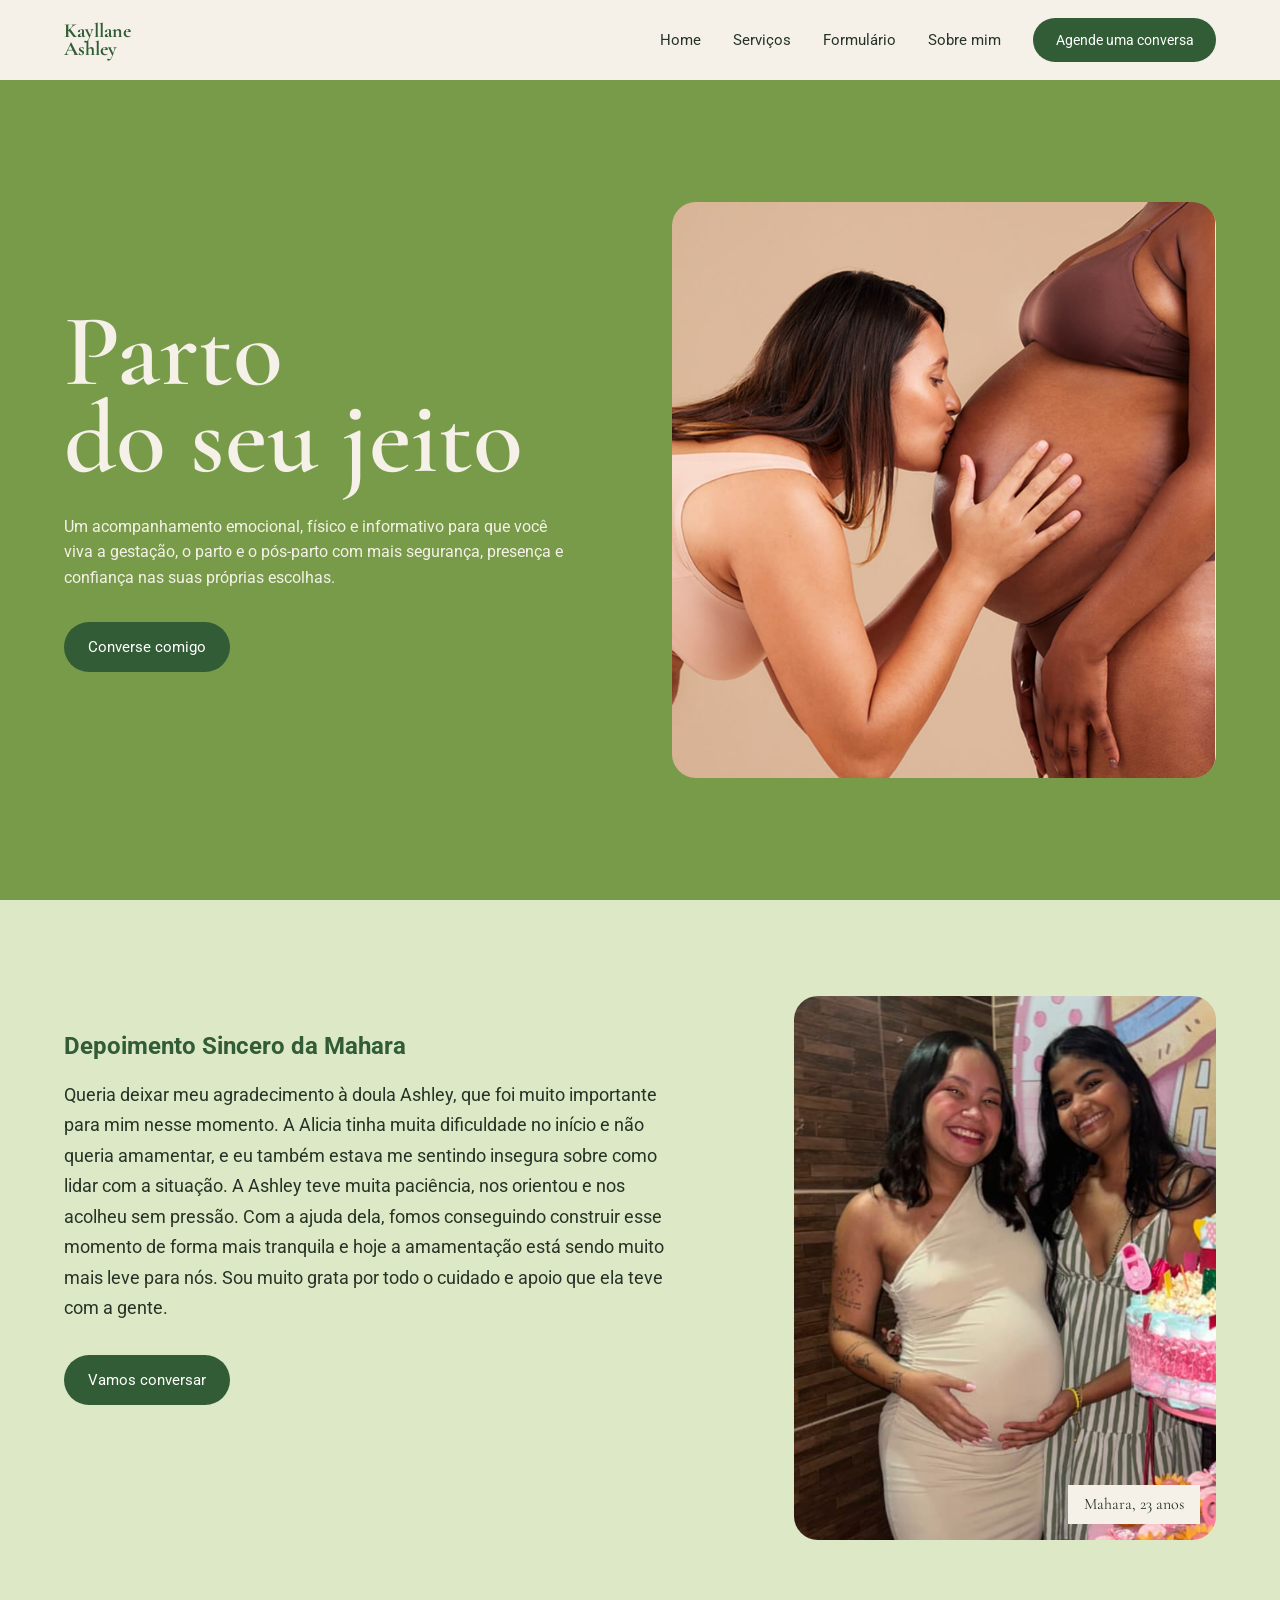
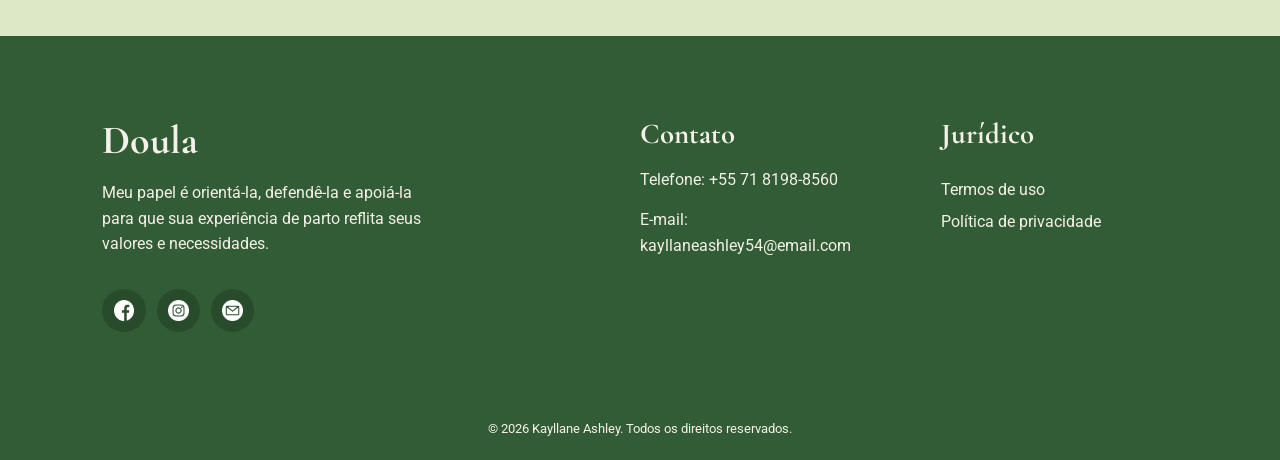
<file: index.html>
<!DOCTYPE html>
<html lang="pt-BR">

<head>
    <meta charset="UTF-8">
    <meta name="viewport" content="width=device-width, initial-scale=1.0">

    <link rel="stylesheet" href="style.css">

    <title>Kayllane Ashley | Doula</title>
</head>

<body>

    <header>
        <nav>
            <a href="index.html">
                Kayllane<br>
                Ashley
            </a>

            <a href="#inicio">Home</a>
            <a href="#servicos">Serviços</a>
            <a href="formulario.html">Formulário</a>
            <a href="sobremim.html">Sobre mim</a>

            <a class="botao botao-header" href="https://wa.me/557181988560?text=Ol%C3%A1%2C%20gostaria%20de%20marcar%20uma%20conversa%20com%20voc%C3%AA" target="_blank" rel="noopener noreferrer">
                Agende uma conversa
            </a>
        </nav>
    </header>

    <main>

        <section class="inicio" id="inicio">
            <div class="inicio-conteudo">
                <h1>
                    Parto<br> do seu jeito
                </h1>

                <p>
                    Um acompanhamento emocional, físico e informativo para que você viva a gestação, o parto e o pós-parto com mais segurança, presença e confiança nas suas próprias escolhas.
                </p>

                <a class="botao botao-cta" href="https://wa.me/557181988560?text=Ol%C3%A1%2C%20gostaria%20de%20marcar%20uma%20conversa%20com%20voc%C3%AA" target="_blank" rel="noopener noreferrer">
                    Converse comigo
                </a>
            </div>

            <div class="imagem-inicio">
                <img src="assets/Inicio img.jpg" alt="Doula acolhendo uma gestante">
            </div>
        </section>

        <section class="experiencia" id="sobre">
            <div class="experiencia-conteudo">

                <div class="experiencia-texto">
                    <H1>
                        Depoimento Sincero da Mahara
                    </H1>
                    <h2>
                        Queria deixar meu agradecimento à doula Ashley, que foi muito importante para mim nesse momento. A Alicia tinha muita dificuldade no início e não queria amamentar, e eu também estava me sentindo insegura sobre como lidar com a situação. A Ashley teve
                        muita paciência, nos orientou e nos acolheu sem pressão. Com a ajuda dela, fomos conseguindo construir esse momento de forma mais tranquila e hoje a amamentação está sendo muito mais leve para nós. Sou muito grata por todo o cuidado
                        e apoio que ela teve com a gente.
                    </h2>

                    <a class="botao botao-cta" href="https://wa.me/557181988560?text=Ol%C3%A1%2C%20gostaria%20de%20marcar%20uma%20conversa%20com%20voc%C3%AA" target="_blank" rel="noopener noreferrer">
                        Vamos conversar
                    </a>
                </div>

                <div class="experiencia-visual">
                    <figure class="experiencia-imagem">
                        <img src="assets/mahara e ash.webp" alt="Gestante acompanhada por uma doula">

                        <figcaption>Mahara, 23 anos</figcaption>
                    </figure>


                </div>

            </div>
        </section>

    </main>

    <footer class="rodape">
        <div class="rodape-conteudo">

            <section class="rodape-apresentacao" aria-labelledby="titulo-rodape">
                <h2 id="titulo-rodape">Doula</h2>

                <p>
                    Meu papel é orientá-la, defendê-la e apoiá-la para que sua experiência de parto reflita seus valores e necessidades.
                </p>

                <nav class="redes-sociais" aria-label="Redes sociais">
                    <a href="#" aria-label="Facebook">
                        <img src="assets/facebook.png" alt="">
                    </a>

                    <a href="#" aria-label="Instagram">
                        <img src="assets/instagram.png" alt="">
                    </a>

                    <a href="mailto:kayllaneashley54@email.com" aria-label="Enviar e-mail">
                        <img src="assets/o-email.png" alt="">
                    </a>
                </nav>
            </section>

            <section class="rodape-contato" aria-labelledby="titulo-contato">
                <h3 id="titulo-contato">Contato</h3>

                <address>
                    <p>
                        Telefone:
                        <a href="tel:+557181988560">
                            +55 71 8198-8560
                        </a>
                    </p>

                    <p>
                        E-mail:
                        <a href="mailto:kayllaneashley54@email.com">
                            kayllaneashley54@email.com
                        </a>
                    </p>
                </address>
            </section>

            <nav class="rodape-juridico" aria-labelledby="titulo-juridico">
                <h3 id="titulo-juridico">Jurídico</h3>


                <a href="#">Termos de uso</a>
                <a href="#">Política de privacidade</a>
            </nav>

        </div>

        <div class="rodape-final">
            <small>
                © 2026 Kayllane Ashley. Todos os direitos reservados.
            </small>
        </div>
    </footer>

</body>

</html>
</file>
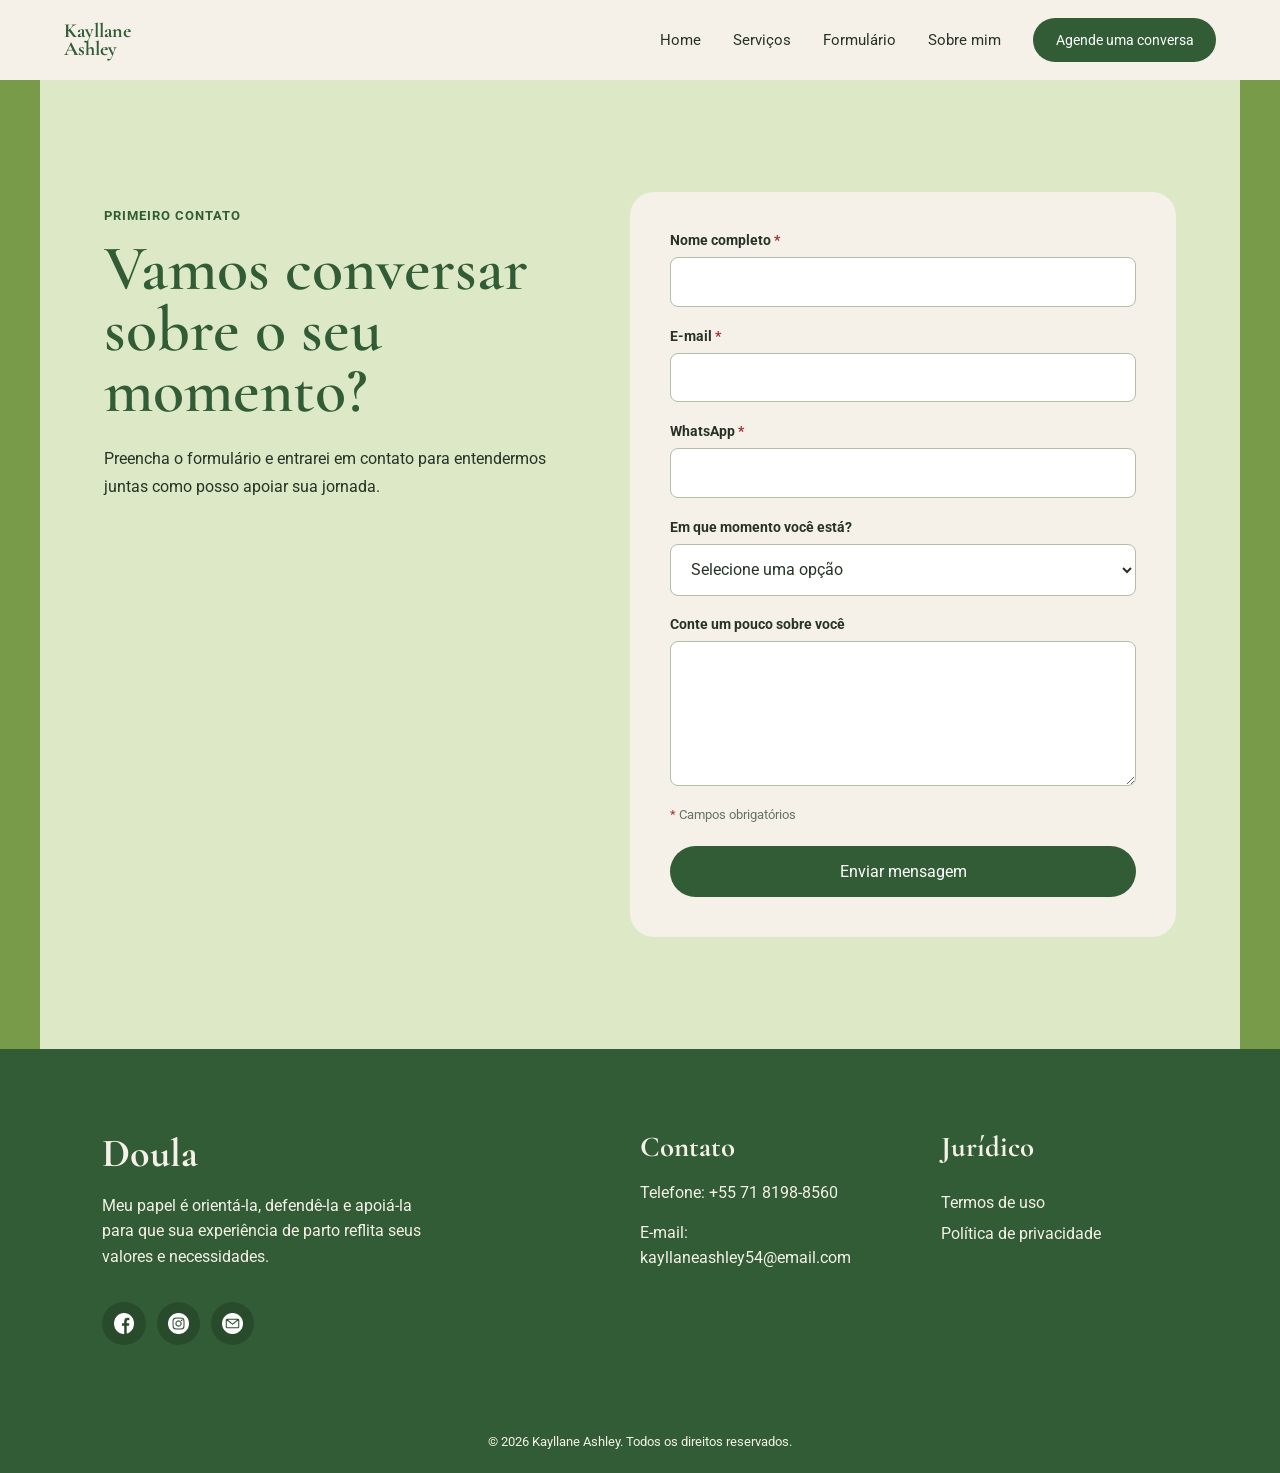
<file: formulario.html>
<!DOCTYPE html>
<html lang="en">

<head>
    <meta charset="UTF-8">
    <meta name="viewport" content="width=device-width, initial-scale=1.0">
    <link rel="stylesheet" href="style.css">
    <title>Formulário</title>
</head>

<body>
    <header>
        <nav>
            <a href="index.html">Kayllane<br>Ashley</a>
            <a href="index.html">Home</a>
            <a href="">Serviços</a>
            <a href="formulario.html">Formulário</a>
            <a href="sobremim.html">Sobre mim</a>
            <a class="botao botao-header" href="https://wa.me/557181988560?text=Ol%C3%A1%2C%20gostaria%20de%20marcar%20uma%20conversa%20com%20voc%C3%AA" target="_blank" rel="noopener noreferrer">
    Agende uma conversa
</a>
        </nav>
    </header>
    <main>
        <section class="pagina-formulario">
            <div class="formulario-apresentacao">
                <p class="texto-acima">Primeiro contato</p>

                <h1>
                    Vamos conversar sobre o seu momento?
                </h1>

                <p>
                    Preencha o formulário e entrarei em contato para entendermos juntas como posso apoiar sua jornada.
                </p>
            </div>

            <form class="formulario-contato" action="#" method="post" id="formulario">
                <div class="campo-formulario">
                    <label for="nome">
                        Nome completo <span aria-hidden="true">*</span>
                    </label>

                    <input type="text" id="nome" name="nome" autocomplete="name" required>
                </div>

                <div class="campo-formulario">
                    <label for="email">
                        E-mail <span aria-hidden="true">*</span>
                    </label>

                    <input type="email" id="email" name="email" autocomplete="email" required>
                </div>

                <div class="campo-formulario">
                    <label for="whatsapp">
                        WhatsApp <span aria-hidden="true">*</span>
                    </label>

                    <input type="tel" id="whatsapp" name="whatsapp" autocomplete="tel" required>
                </div>

                <div class="campo-formulario">
                    <label for="momento">
                        Em que momento você está?
                    </label>

                    <select id="momento" name="momento">
                        <option value="">Selecione uma opção</option>
                        <option value="gestacao">Gestação</option>
                        <option value="parto">Próxima ao parto</option>
                        <option value="pos-parto">Pós-parto</option>
                        <option value="outro">Outro momento</option>
                    </select>
                </div>

                <div class="campo-formulario">
                    <label for="mensagem">
                        Conte um pouco sobre você
                    </label>

                    <textarea id="mensagem" name="mensagem" rows="6"></textarea>
                </div>

                <p class="campos-obrigatorios">
                    <span aria-hidden="true">*</span> Campos obrigatórios
                </p>

                <button type="submit" class="botao botao-enviar">
                    Enviar mensagem
                </button>
            </form>
        </section>
    </main>

    <footer class="rodape">
        <div class="rodape-conteudo">

            <section class="rodape-apresentacao" aria-labelledby="titulo-rodape">
                <h2 id="titulo-rodape">Doula</h2>

                <p>
                    Meu papel é orientá-la, defendê-la e apoiá-la para que sua experiência de parto reflita seus valores e necessidades.
                </p>

                <nav class="redes-sociais" aria-label="Redes sociais">
                    <a href="#" aria-label="Facebook">
                        <img src="assets/facebook.png" alt="">
                    </a>

                    <a href="#" aria-label="Instagram">
                        <img src="assets/instagram.png" alt="">
                    </a>

                    <a href="mailto:kayllaneashley54@email.com" aria-label="Enviar e-mail">
                        <img src="assets/o-email.png" alt="">
                    </a>
                </nav>
            </section>

            <section class="rodape-contato" aria-labelledby="titulo-contato">
                <h3 id="titulo-contato">Contato</h3>

                <address>
                    <p>
                        Telefone:
                        <a href="tel:+557181988560">
                            +55 71 8198-8560
                        </a>
                    </p>

                    <p>
                        E-mail:
                        <a href="mailto:kayllaneashley54@email.com">
                            kayllaneashley54@email.com
                        </a>
                    </p>
                </address>
            </section>

            <nav class="rodape-juridico" aria-labelledby="titulo-juridico">
                <h3 id="titulo-juridico">Jurídico</h3>

                <a href="#">Termos de uso</a>
                <a href="#">Política de privacidade</a>
            </nav>

        </div>

        <div class="rodape-final">
            <small>
                © 2026 Kayllane Ashley. Todos os direitos reservados.
            </small>
        </div>
    </footer>

</body>

<script src="java.js"></script>

</html>
</file>
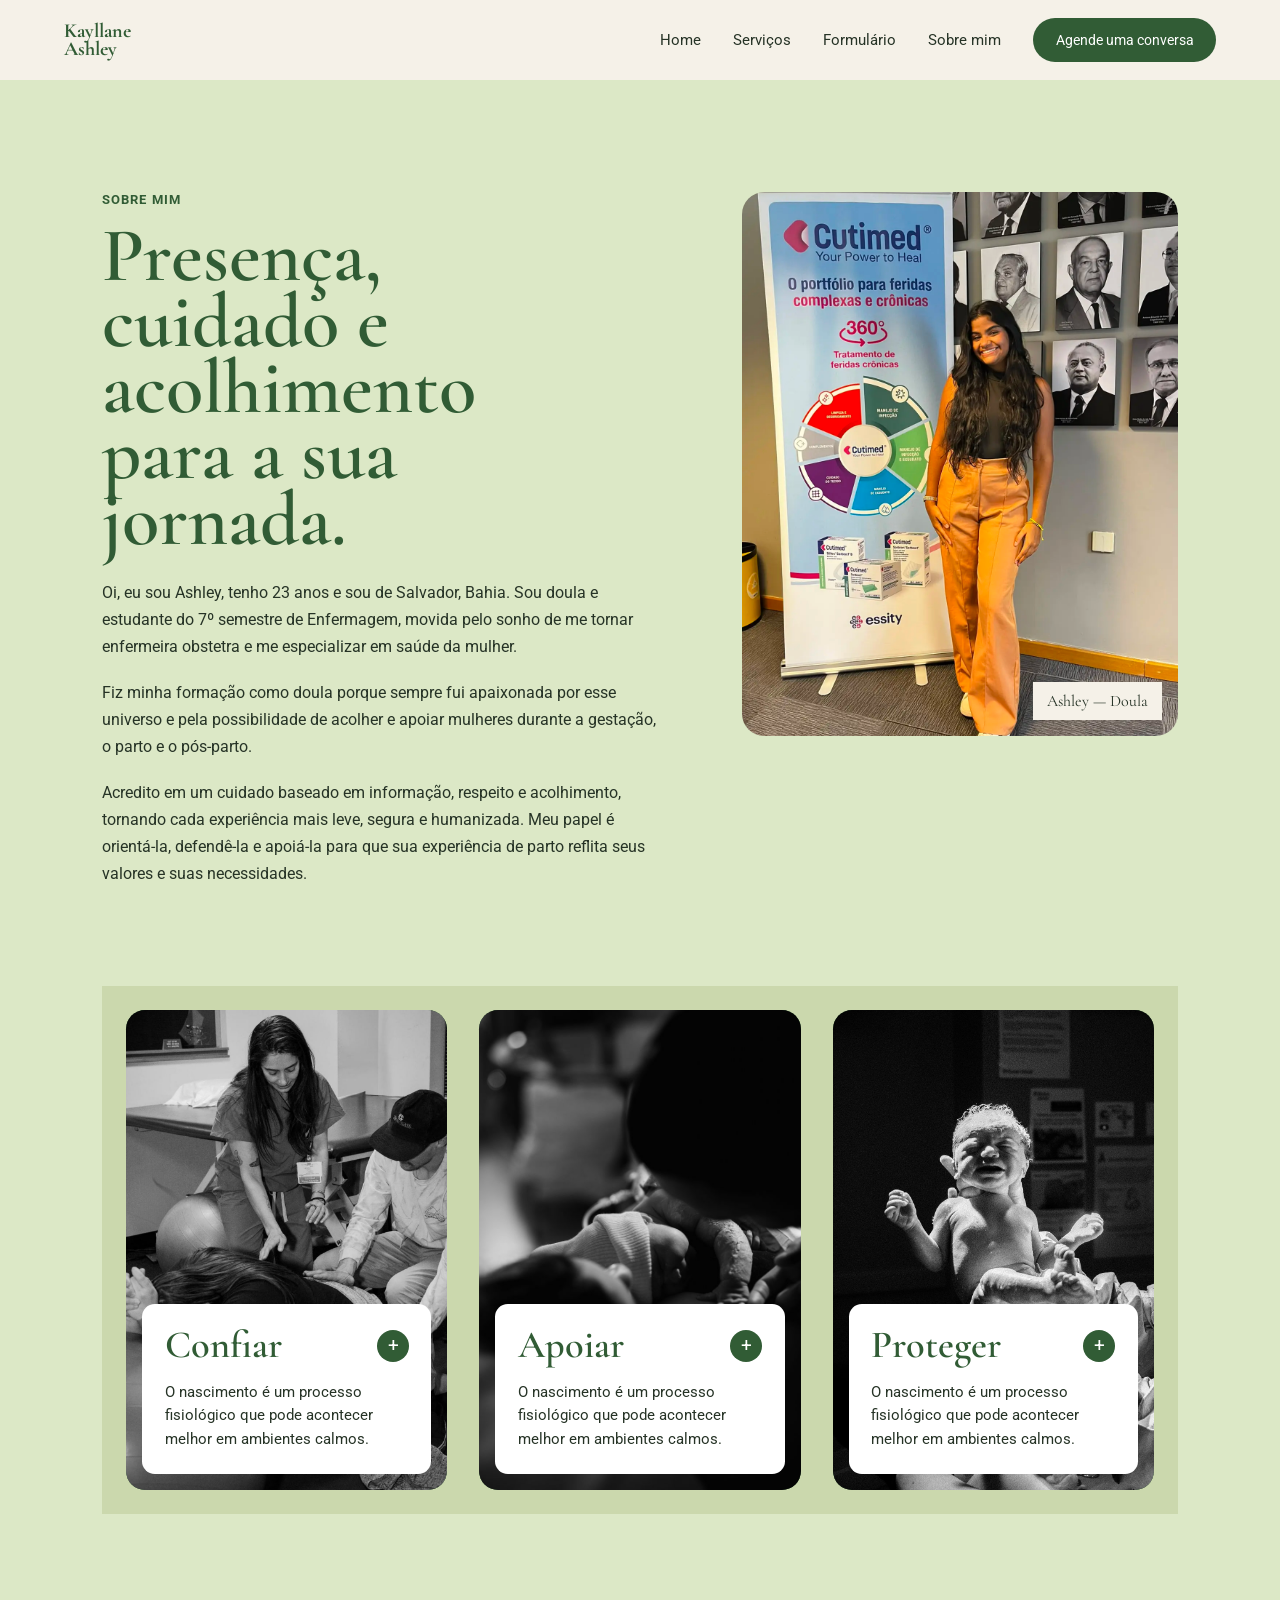
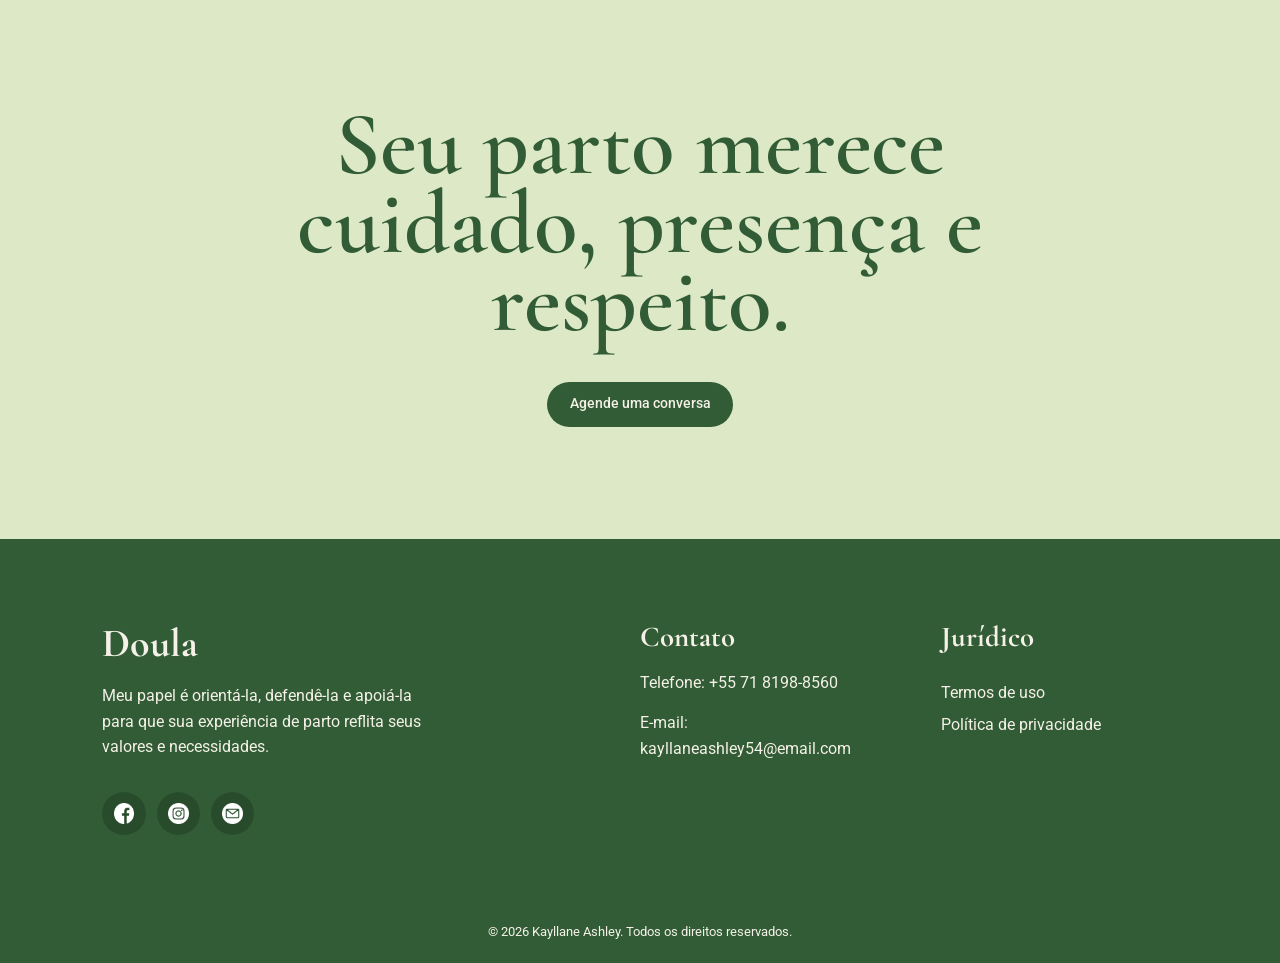
<file: sobremim.html>
<!DOCTYPE html>
<html lang="pt-BR">

<head>
    <meta charset="UTF-8">
    <meta name="viewport" content="width=device-width, initial-scale=1.0">

    <link rel="stylesheet" href="style.css">

    <title>Sobre mim | Kayllane Ashley</title>
</head>

<body>

    <header>
        <nav>
            <a href="index.html">
                Kayllane<br>
                Ashley
            </a>

            <a href="index.html">Home</a>
            <a href="index.html#servicos">Serviços</a>
            <a href="formulario.html">Formulário</a>
            <a href="sobremim.html">Sobre mim</a>

            <a class="botao botao-header" href="https://wa.me/557181988560?text=Ol%C3%A1%2C%20gostaria%20de%20marcar%20uma%20conversa%20com%20voc%C3%AA" target="_blank" rel="noopener noreferrer">
                Agende uma conversa
            </a>
        </nav>
    </header>

    <main>

        <section class="sobre-hero">
            <div class="sobre-hero-texto">
                <p class="eyebrow">Sobre mim</p>

                <h1>
                    Presença, cuidado e acolhimento para a sua jornada.
                </h1>

                <p>
                    Oi, eu sou Ashley, tenho 23 anos e sou de Salvador, Bahia. Sou doula e estudante do 7º semestre de Enfermagem, movida pelo sonho de me tornar enfermeira obstetra e me especializar em saúde da mulher.
                </p>

                <p>
                    Fiz minha formação como doula porque sempre fui apaixonada por esse universo e pela possibilidade de acolher e apoiar mulheres durante a gestação, o parto e o pós-parto.
                </p>

                <p>
                    Acredito em um cuidado baseado em informação, respeito e acolhimento, tornando cada experiência mais leve, segura e humanizada. Meu papel é orientá-la, defendê-la e apoiá-la para que sua experiência de parto reflita seus valores e suas necessidades.
                </p>


            </div>

            <figure class="sobre-hero-foto">
                <img src="assets/ashley.webp" alt="Retrato de Ashley, doula">

                <figcaption>
                    Ashley — Doula
                </figcaption>
            </figure>
        </section>

        <section class="secao-cartoes">
            <div class="cartoes-cuidado">

                <article class="cartao-cuidado">
                    <img src="assets/1e8dd41b27dcca0fb6928f5f124853ed.jpg" alt="Pessoa recebendo acolhimento">

                    <div class="cartao-conteudo">
                        <div class="cartao-titulo">
                            <h2>Confiar</h2>
                            <span aria-hidden="true">+</span>
                        </div>

                        <p>
                            O nascimento é um processo fisiológico que pode acontecer melhor em ambientes calmos.
                        </p>
                    </div>
                </article>

                <article class="cartao-cuidado">
                    <img src="assets/d932bd18d315ce24e46d66c3bde57169.jpg" alt="Pessoa recebendo apoio">

                    <div class="cartao-conteudo">
                        <div class="cartao-titulo">
                            <h2>Apoiar</h2>
                            <span aria-hidden="true">+</span>
                        </div>

                        <p>
                            O nascimento é um processo fisiológico que pode acontecer melhor em ambientes calmos.
                        </p>
                    </div>
                </article>

                <article class="cartao-cuidado">
                    <img src="assets/bebe preto.jpg" alt="Bebê após o nascimento">

                    <div class="cartao-conteudo">
                        <div class="cartao-titulo">
                            <h2>Proteger</h2>
                            <span aria-hidden="true">+</span>
                        </div>

                        <p>
                            O nascimento é um processo fisiológico que pode acontecer melhor em ambientes calmos.
                        </p>
                    </div>
                </article>

            </div>
        </section>

        <section class="secao-cta">
            <div class="cta-conteudo">
                <h2>
                    Seu parto merece cuidado, presença e respeito.
                </h2>

                <a class="botao botao-claro" href="https://wa.me/557181988560?text=Ol%C3%A1%2C%20gostaria%20de%20marcar%20uma%20conversa%20com%20voc%C3%AA" target="_blank" rel="noopener noreferrer">
            Agende uma conversa
        </a>
            </div>
        </section>

    </main>

    <footer class="rodape">
        <div class="rodape-conteudo">

            <section class="rodape-marca">
                <h2>Doula</h2>

                <p>
                    Meu papel é orientá-la, defendê-la e apoiá-la para que sua experiência de parto reflita seus valores e necessidades.
                </p>

                <nav class="redes-sociais" aria-label="Redes sociais">
                    <a href="#" aria-label="Facebook">
                        <img src="assets/facebook.png" alt="">
                    </a>

                    <a href="#" aria-label="Instagram">
                        <img src="assets/instagram.png" alt="">
                    </a>

                    <a href="mailto:kayllaneashley54@email.com" aria-label="E-mail">
                        <img src="assets/o-email.png" alt="">
                    </a>
                </nav>
            </section>

            <section class="rodape-contato">
                <h3>Contato</h3>

                <p>
                    Telefone:
                    <a href="tel:+557181988560">
                        +55 71 8198-8560
                    </a>
                </p>

                <p>
                    E-mail:<br>

                    <a href="mailto:kayllaneashley54@email.com">
                        kayllaneashley54@email.com
                    </a>
                </p>
            </section>

            <section class="rodape-juridico">
                <h3>Jurídico</h3>

                <a href="#">Termos de uso</a>
                <a href="#">Política de privacidade</a>
            </section>

        </div>

        <div class="rodape-final">
            <small>
                © 2026 Kayllane Ashley. Todos os direitos reservados.
            </small>
        </div>
    </footer>

</body>

</html>
</file>
<file: style.css>
@import url('https://fonts.googleapis.com/css2?family=Cormorant+Garamond:wght@500;600;700&family=Roboto:wght@400;500;700&display=swap');
         :root {
            --verde-principal: #789b4a;
            --verde-escuro: #315c35;
            --verde-claro: #dce8c6;
            --creme: #f5f1e8;
            --branco: #ffffff;
            --texto-escuro: #263326;
            --texto-suave: #687365;
        }
        
        * {
            box-sizing: border-box;
        }
        
        html {
            scroll-behavior: smooth;
        }
        
        body {
            margin: 0;
            background-color: var(--verde-principal);
            color: var(--texto-escuro);
            font-family: 'Roboto', sans-serif;
        }
        
        img {
            display: block;
            max-width: 100%;
        }
        
        a {
            color: inherit;
            text-decoration: none;
        }
        /* Header */
        
        header {
            height: 80px;
            padding: 0 5%;
            background-color: var(--creme);
        }
        
        header nav {
            display: flex;
            align-items: center;
            height: 100%;
            gap: 2rem;
        }
        
        header nav>a:first-child {
            margin-right: auto;
            color: var(--verde-escuro);
            font-family: 'Cormorant Garamond', serif;
            font-size: 1.25rem;
            font-weight: 700;
            line-height: 0.9;
        }
        
        header nav>a:not(:first-child):not(.botao-header) {
            color: var(--texto-escuro);
            font-size: 0.95rem;
        }
        
        header nav>a:not(:first-child):not(.botao-header):hover {
            color: var(--verde-escuro);
        }
        /* Botões */
        
        .botao {
            display: inline-block;
            border-radius: 2rem;
            background-color: var(--verde-escuro);
            color: var(--branco);
            transition: background-color 0.3s ease, transform 0.3s ease;
        }
        
        .botao:hover {
            background-color: #234428;
            transform: translateY(-2px);
        }
        
        .botao-header {
            padding: 0.85rem 1.4rem;
            font-size: 0.9rem;
        }
        
        .botao-cta {
            padding: 1rem 1.5rem;
            font-size: 0.95rem;
        }
        /* Hero */
        
        .inicio {
            display: flex;
            align-items: center;
            gap: 4rem;
            min-height: calc(100vh - 80px);
            padding: 5rem 5%;
            overflow: hidden;
            background-color: var(--verde-principal);
        }
        
        .inicio-conteudo,
        .imagem-inicio {
            flex: 1;
        }
        
        .inicio-conteudo {
            max-width: 38rem;
        }
        
        .inicio h1 {
            margin: 0 0 2rem;
            color: var(--creme);
            font-family: 'Cormorant Garamond', serif;
            font-size: clamp(4rem, 8vw, 8rem);
            font-weight: 600;
            line-height: 0.85;
        }
        
        .inicio p {
            max-width: 32rem;
            margin: 0 0 2rem;
            color: var(--creme);
            font-size: 1rem;
            line-height: 1.6;
        }
        
        .imagem-inicio {
            overflow: hidden;
            border-radius: 1.5rem;
        }
        
        .imagem-inicio img {
            width: 100%;
            height: 36rem;
            object-fit: cover;
        }
        /* Segunda seção */
        
        .experiencia {
            background-color: var(--verde-claro);
            color: var(--verde-escuro);
        }
        
        .experiencia-conteudo {
            display: grid;
            grid-template-columns: minmax(0, 1fr) minmax(18rem, 0.65fr);
            align-items: start;
            gap: 5rem;
            max-width: 1440px;
            margin: 0 auto;
            padding: 6rem 5%;
        }
        
        .experiencia-texto {
            padding-top: 1rem;
        }
        
        .experiencia-texto h2 {
            max-width: 38rem;
            margin: 0 0 2rem;
            color: var(--texto-escuro);
            font-family: 'Roboto', sans-serif;
            font-size: clamp(1rem, 1.4vw, 1.35rem);
            font-weight: 400;
            line-height: 1.7;
        }
        
        .experiencia-visual {
            display: flex;
            flex-direction: column;
            gap: 1.5rem;
        }
        
        .experiencia-imagem {
            position: relative;
            margin: 0;
            overflow: hidden;
            border-radius: 1.5rem;
        }
        
        .experiencia-imagem img {
            width: 100%;
            height: 34rem;
            object-fit: cover;
        }
        
        .experiencia-imagem figcaption {
            position: absolute;
            right: 1rem;
            bottom: 1rem;
            padding: 0.6rem 1rem;
            background-color: var(--creme);
            color: var(--texto-escuro);
            font-family: 'Cormorant Garamond', serif;
            font-size: 1rem;
        }
        /* Seção de serviços provisória */
        
        .servicos {
            padding: 6rem 5%;
            background-color: var(--verde-principal);
            color: var(--creme);
        }
        
        .servicos-conteudo {
            max-width: 48rem;
            margin: 0 auto;
            text-align: center;
        }
        
        .servicos h2 {
            margin: 0 0 1.5rem;
            font-family: 'Cormorant Garamond', serif;
            font-size: clamp(2.8rem, 5vw, 5rem);
            line-height: 0.95;
        }
        
        .servicos p {
            margin: 0;
            line-height: 1.7;
        }
        /* Footer */
        
        .rodape {
            padding: 5rem 5% 2rem;
            background-color: var(--verde-escuro);
            color: var(--creme);
        }
        
        .rodape-conteudo {
            display: grid;
            grid-template-columns: 2fr 1fr 1fr;
            gap: 4rem;
            max-width: 1440px;
            margin: 0 auto;
            padding-bottom: 5rem;
        }
        
        .rodape h2,
        .rodape h3 {
            margin-top: 0;
            font-family: 'Cormorant Garamond', serif;
        }
        
        .rodape h2 {
            margin-bottom: 1rem;
            font-size: 2.5rem;
        }
        
        .rodape h3 {
            margin-bottom: 1.5rem;
            font-size: 1.8rem;
        }
        
        .rodape p {
            max-width: 20rem;
            margin: 0 0 1rem;
            line-height: 1.6;
        }
        
        .rodape address {
            font-style: normal;
        }
        
        .rodape a {
            color: var(--creme);
            transition: color 0.3s ease;
        }
        
        .rodape a:hover {
            color: var(--verde-claro);
        }
        
        .rodape-juridico {
            display: flex;
            flex-direction: column;
            align-items: flex-start;
            gap: 0.8rem;
        }
        
        .redes-sociais {
            display: flex;
            align-items: center;
            gap: 0.75rem;
            margin-top: 2rem;
        }
        
        .redes-sociais a {
            display: flex;
            align-items: center;
            justify-content: center;
            width: 2.75rem;
            height: 2.75rem;
            border-radius: 50%;
            background-color: var(--texto-escuro);
            transition: background-color 0.3s ease, transform 0.3s ease;
        }
        
        .redes-sociais a:hover {
            background-color: var(--verde-claro);
            transform: translateY(-2px);
        }
        
        .redes-sociais img {
            width: 1.35rem;
            height: 1.35rem;
            object-fit: contain;
            filter: invert(1);
        }
        
        .redes-sociais a:hover img {
            filter: none;
        }
        
        .rodape-final {
            max-width: 1440px;
            margin: 0 auto;
            padding-top: 2rem;
            border-top: 1px solid rgb(245 241 232 / 30%);
            text-align: center;
        }
        
        .rodape-final small {
            color: var(--creme);
        }
        /* Responsividade */
        
        @media (max-width: 767px) {
            header {
                height: auto;
                padding: 1rem;
            }
            header nav {
                flex-wrap: wrap;
                gap: 1rem;
            }
            header .botao-header {
                display: none;
            }
            .inicio {
                flex-direction: column;
                align-items: stretch;
                gap: 2.5rem;
                min-height: auto;
                padding: 4rem 1rem;
            }
            .inicio-conteudo {
                max-width: 100%;
            }
            .inicio h1 {
                font-size: clamp(4rem, 18vw, 6rem);
            }
            .inicio p {
                max-width: 100%;
            }
            .imagem-inicio img {
                height: 24rem;
            }
            .experiencia-conteudo {
                grid-template-columns: 1fr;
                gap: 3rem;
                padding: 4rem 1rem;
            }
            .experiencia-texto {
                padding-top: 0;
            }
            .experiencia-texto h2 {
                font-size: 1rem;
                line-height: 1.65;
            }
            .experiencia-imagem img {
                height: 28rem;
            }
            .servicos {
                padding: 4rem 1rem;
            }
            .rodape {
                padding: 4rem 1rem 2rem;
            }
            .rodape-conteudo {
                grid-template-columns: 1fr;
                gap: 3rem;
                padding-bottom: 3rem;
            }
            .rodape h2 {
                font-size: 2.2rem;
            }
            .rodape h3 {
                font-size: 1.6rem;
            }
        }
        /* Página de formulário */
        
        .pagina-formulario {
            display: grid;
            grid-template-columns: minmax(0, 0.9fr) minmax(0, 1.1fr);
            gap: 5rem;
            max-width: 1200px;
            margin: 0 auto;
            padding: 7rem 5%;
            background-color: var(--verde-claro);
        }
        
        .formulario-apresentacao {
            align-self: start;
            padding-top: 1rem;
        }
        
        .texto-acima {
            margin: 0 0 1rem;
            color: var(--verde-escuro);
            font-size: 0.8rem;
            font-weight: 700;
            letter-spacing: 0.08em;
            text-transform: uppercase;
        }
        
        .formulario-apresentacao h1 {
            margin: 0 0 1.5rem;
            color: var(--verde-escuro);
            font-family: 'Cormorant Garamond', serif;
            font-size: clamp(3rem, 5vw, 5rem);
            font-weight: 600;
            line-height: 0.95;
        }
        
        .formulario-apresentacao>p:last-child {
            max-width: 28rem;
            margin: 0;
            color: var(--texto-escuro);
            line-height: 1.7;
        }
        
        .formulario-contato {
            padding: 2.5rem;
            border-radius: 1.5rem;
            background-color: var(--creme);
        }
        
        .campo-formulario {
            display: flex;
            flex-direction: column;
            gap: 0.5rem;
            margin-bottom: 1.3rem;
        }
        
        .campo-formulario label {
            color: var(--texto-escuro);
            font-size: 0.9rem;
            font-weight: 700;
        }
        
        .campo-formulario label span,
        .campos-obrigatorios span {
            color: #a12f2f;
        }
        
        .campo-formulario input,
        .campo-formulario select,
        .campo-formulario textarea {
            width: 100%;
            padding: 0.9rem 1rem;
            border: 1px solid #b4bda8;
            border-radius: 0.5rem;
            outline: none;
            background-color: var(--branco);
            color: var(--texto-escuro);
            font: inherit;
            transition: border-color 0.2s ease, box-shadow 0.2s ease;
        }
        
        .campo-formulario textarea {
            min-height: 9rem;
            resize: vertical;
        }
        
        .campo-formulario input:focus,
        .campo-formulario select:focus,
        .campo-formulario textarea:focus {
            border-color: var(--verde-escuro);
            box-shadow: 0 0 0 3px rgb(49 92 53 / 20%);
        }
        
        .campos-obrigatorios {
            margin: 0 0 1.5rem;
            color: var(--texto-suave);
            font-size: 0.8rem;
        }
        
        .botao-enviar {
            width: 100%;
            padding: 1rem 1.5rem;
            border: 0;
            cursor: pointer;
            font: inherit;
        }
        
        @media (max-width: 767px) {
            .pagina-formulario {
                grid-template-columns: 1fr;
                gap: 3rem;
                padding: 4rem 1rem;
            }
            .formulario-apresentacao {
                padding-top: 0;
            }
            .formulario-contato {
                padding: 1.5rem;
                border-radius: 1rem;
            }
        }
        /* Página Sobre mim */
        
        .sobre-apresentacao {
            display: grid;
            grid-template-columns: 1fr 0.8fr;
            align-items: center;
            gap: 5rem;
            max-width: 1200px;
            margin: 0 auto;
            padding: 7rem 5%;
            background-color: var(--verde-claro);
        }
        
        .sobre-texto h1 {
            max-width: 42rem;
            margin: 0 0 1.5rem;
            color: var(--verde-escuro);
            font-family: 'Cormorant Garamond', serif;
            font-size: clamp(3rem, 5vw, 5.5rem);
            line-height: 0.9;
        }
        
        .sobre-texto>p:not(.texto-acima) {
            max-width: 35rem;
            margin: 0 0 1.2rem;
            line-height: 1.7;
        }
        
        .sobre-texto .botao {
            margin-top: 1rem;
        }
        
        .sobre-foto {
            position: relative;
            margin: 0;
            overflow: hidden;
            border-radius: 1.5rem;
        }
        
        .sobre-foto img {
            width: 100%;
            height: 38rem;
            object-fit: cover;
        }
        
        .sobre-foto figcaption {
            position: absolute;
            right: 1rem;
            bottom: 1rem;
            padding: 0.6rem 1rem;
            background-color: var(--creme);
            color: var(--texto-escuro);
            font-family: 'Cormorant Garamond', serif;
        }
        
        .cards-cuidado {
            display: grid;
            grid-template-columns: repeat(3, 1fr);
            gap: 0.75rem;
            max-width: 20rem;
            padding: 1.5rem;
            background-color: #cbd8ad;
        }
        
        .card-cuidado {
            position: relative;
            min-width: 0;
            height: 10rem;
            overflow: hidden;
            border-radius: 0.45rem;
            background-color: #ffffff;
        }
        
        .card-cuidado>img {
            display: block;
            width: 100%;
            height: 100%;
            object-fit: cover;
            filter: grayscale(100%);
        }
        
        .card-cuidado-conteudo {
            position: absolute;
            right: 0.25rem;
            bottom: 0.25rem;
            left: 0.25rem;
            min-height: 4.3rem;
            padding: 0.55rem 0.6rem;
            border-radius: 0.35rem;
            background-color: #ffffff;
        }
        
        .card-cuidado-topo {
            display: flex;
            align-items: center;
            justify-content: space-between;
            gap: 0.25rem;
        }
        
        .card-cuidado-topo h3 {
            margin: 0;
            color: #315c35;
            font-family: 'Cormorant Garamond', serif;
            font-size: 0.75rem;
            line-height: 1;
        }
        
        .card-cuidado-topo span {
            display: flex;
            align-items: center;
            justify-content: center;
            width: 1rem;
            height: 1rem;
            flex-shrink: 0;
            border-radius: 50%;
            background-color: #315c35;
            color: #ffffff;
            font-size: 0.7rem;
            line-height: 1;
        }
        
        .card-cuidado p {
            margin: 0.45rem 0 0;
            color: #333333;
            font-family: Arial, sans-serif;
            font-size: 0.38rem;
            line-height: 1.35;
        }
        
        @media (max-width: 767px) {
            .cards-cuidado {
                max-width: 100%;
                padding: 1rem;
                gap: 0.5rem;
            }
            .card-cuidado {
                height: 9rem;
            }
            .card-cuidado-conteudo {
                min-height: 4rem;
                padding: 0.45rem;
            }
        }
        
        .sobre-cta {
            padding: 7rem 5%;
            background-color: var(--verde-escuro);
            color: var(--creme);
            text-align: center;
        }
        
        .sobre-cta h2 {
            max-width: 48rem;
            margin: 0 auto 2.5rem;
            font-family: 'Cormorant Garamond', serif;
            font-size: clamp(3rem, 5vw, 5.5rem);
            line-height: 0.95;
        }
        
        .botao-claro {
            background-color: var(--creme);
            color: var(--verde-escuro);
        }
        
        .botao-claro:hover {
            background-color: var(--verde-claro);
        }
        /* Responsividade */
        /* =========================
  
   /* =========================
   SOBRE MIM
========================= */
        
        .sobre-hero {
            display: grid;
            grid-template-columns: minmax(0, 1fr) minmax(20rem, 0.78fr);
            align-items: center;
            gap: 5rem;
            max-width: 1440px;
            margin: 0 auto;
            padding: 7rem 8%;
            background-color: var(--verde-claro);
        }
        
        .eyebrow {
            margin: 0 0 1rem;
            color: var(--verde-escuro);
            font-size: 0.8rem;
            font-weight: 700;
            letter-spacing: 0.08em;
            text-transform: uppercase;
        }
        
        .sobre-hero-texto h1 {
            max-width: 12ch;
            margin: 0 0 1.6rem;
            color: var(--verde-escuro);
            font-family: "Cormorant Garamond", serif;
            font-size: clamp(3.5rem, 6vw, 6.5rem);
            font-weight: 600;
            line-height: 0.86;
        }
        
        .sobre-hero-texto p:not(.eyebrow) {
            max-width: 38rem;
            margin: 0 0 1.15rem;
            color: var(--texto-escuro);
            line-height: 1.7;
        }
        
        .sobre-hero-texto .botao {
            margin-top: 0.8rem;
        }
        
        .sobre-hero-foto {
            position: relative;
            margin: 0;
            overflow: hidden;
            border-radius: 1.4rem;
        }
        
        .sobre-hero-foto img {
            width: 100%;
            height: 39rem;
            object-fit: cover;
        }
        
        .sobre-hero-foto figcaption {
            position: absolute;
            right: 1rem;
            bottom: 1rem;
            padding: 0.55rem 0.85rem;
            background-color: var(--creme);
            color: var(--texto-escuro);
            font-family: "Cormorant Garamond", serif;
        }
        /* CARDS E BLOCO VERDE */
        
        .destaques {
            display: grid;
            grid-template-columns: minmax(0, 1.15fr) minmax(25rem, 0.85fr);
            align-items: center;
            gap: 4.5rem;
            padding: 5rem 8%;
            background-color: var(--verde-claro);
        }
        
        .cartoes-area {
            display: flex;
            justify-content: center;
        }
        
        .cartoes-cuidado {
            display: grid;
            grid-template-columns: repeat(3, 1fr);
            gap: 0.7rem;
            width: min(100%, 24rem);
            padding: 1.5rem;
            background-color: #cbd8ad;
        }
        
        .cartao-cuidado {
            position: relative;
            height: 11rem;
            overflow: hidden;
            border-radius: 0.5rem;
            background-color: var(--branco);
        }
        
        .cartao-cuidado>img {
            width: 100%;
            height: 100%;
            object-fit: cover;
            filter: grayscale(100%);
        }
        
        .cartao-conteudo {
            position: absolute;
            right: 0.3rem;
            bottom: 0.3rem;
            left: 0.3rem;
            min-height: 4.8rem;
            padding: 0.6rem;
            border-radius: 0.4rem;
            background-color: var(--branco);
        }
        
        .cartao-titulo {
            display: flex;
            align-items: center;
            justify-content: space-between;
            gap: 0.2rem;
        }
        
        .cartao-titulo h2 {
            margin: 0;
            color: var(--verde-escuro);
            font-family: "Cormorant Garamond", serif;
            font-size: 0.85rem;
            font-weight: 600;
            line-height: 1;
        }
        
        .cartao-titulo span {
            display: grid;
            width: 1rem;
            height: 1rem;
            place-items: center;
            border-radius: 50%;
            background-color: var(--verde-escuro);
            color: var(--branco);
            font-size: 0.7rem;
        }
        
        .cartao-conteudo p {
            margin: 0.45rem 0 0;
            color: var(--texto-escuro);
            font-size: 0.42rem;
            line-height: 1.35;
        }
        
        .destaque-cta {
            display: flex;
            flex-direction: column;
            align-items: center;
            justify-content: center;
            min-height: 35rem;
            padding: 4rem 3rem;
            background-color: var(--verde-escuro);
            color: var(--creme);
            text-align: center;
        }
        
        .destaque-cta h2 {
            max-width: 7ch;
            margin: 0 0 2.8rem;
            color: var(--creme);
            font-family: "Cormorant Garamond", serif;
            font-size: clamp(3.5rem, 5vw, 5.8rem);
            font-weight: 600;
            line-height: 0.88;
        }
        
        .destaque-cta a {
            padding: 0.25rem 0.45rem;
            border-radius: 999px;
            background-color: var(--creme);
            color: var(--verde-escuro);
            font-size: 0.9rem;
            text-decoration: underline;
        }
        /* FOOTER SEM LINHAS OU BORDAS */
        
        .rodape {
            width: 100%;
            margin: 0;
            padding: 0;
            background-color: var(--verde-escuro);
            color: var(--creme);
        }
        
        .rodape-conteudo {
            display: grid;
            grid-template-columns: 2fr 1fr 1fr;
            gap: 4rem;
            max-width: 1440px;
            margin: 0 auto;
            padding: 5rem 8% 4rem;
        }
        
        .rodape h2,
        .rodape h3 {
            margin: 0 0 1rem;
            color: var(--creme);
            font-family: "Cormorant Garamond", serif;
        }
        
        .rodape h2 {
            font-size: 2.5rem;
        }
        
        .rodape h3 {
            font-size: 1.8rem;
        }
        
        .rodape p {
            max-width: 21rem;
            margin: 0 0 0.9rem;
            color: var(--creme);
            line-height: 1.6;
        }
        
        .rodape a {
            color: var(--creme);
        }
        
        .rodape-juridico {
            display: flex;
            flex-direction: column;
            align-items: flex-start;
            gap: 0.8rem;
        }
        
        .redes-sociais {
            display: flex;
            gap: 0.7rem;
            margin-top: 2rem;
        }
        
        .redes-sociais a {
            display: grid;
            width: 2.7rem;
            height: 2.7rem;
            place-items: center;
            border-radius: 50%;
            background-color: rgb(0 0 0 / 18%);
        }
        
        .redes-sociais img {
            width: 1.3rem;
            height: 1.3rem;
            object-fit: contain;
            filter: invert(1);
        }
        
        .rodape-final {
            margin: 0;
            padding: 1.4rem 8%;
            border: 0;
            background-color: var(--verde-escuro);
            color: var(--creme);
            text-align: center;
        }
        /* RESPONSIVIDADE */
        
        @media (max-width: 950px) {
            .sobre-hero,
            .destaques {
                grid-template-columns: 1fr;
            }
            .destaques {
                gap: 2rem;
            }
            .destaque-cta {
                min-height: 28rem;
            }
        }
        
        @media (max-width: 767px) {
            .sobre-hero {
                gap: 3rem;
                padding: 4rem 1rem;
            }
            .sobre-hero-texto h1 {
                font-size: clamp(3.5rem, 16vw, 5rem);
            }
            .sobre-hero-foto img {
                height: 29rem;
            }
            .destaques {
                padding: 3rem 1rem;
            }
            .cartoes-cuidado {
                width: 100%;
                max-width: 24rem;
                padding: 1rem;
            }
            .cartao-cuidado {
                height: 10rem;
            }
            .destaque-cta {
                min-height: 27rem;
                padding: 3rem 1.5rem;
            }
            .destaque-cta h2 {
                font-size: clamp(3.4rem, 14vw, 5rem);
            }
            .rodape-conteudo {
                grid-template-columns: 1fr;
                gap: 2.5rem;
                padding: 4rem 1rem 3rem;
            }
            .rodape-final {
                padding: 1.2rem 1rem;
            }
        }
        /* Ajuste definitivo da seção de destaques */
        
        .destaques {
            display: grid;
            grid-template-columns: minmax(0, 1.1fr) minmax(32rem, 0.9fr);
            align-items: center;
            gap: 4rem;
            min-height: 42rem;
            padding: 4rem 8%;
            background-color: var(--verde-claro);
        }
        
        .cartoes-area {
            display: flex;
            align-items: center;
            justify-content: center;
        }
        
        .cartoes-cuidado {
            display: grid;
            grid-template-columns: repeat(3, 1fr);
            gap: 0.8rem;
            width: min(100%, 30rem);
            padding: 1.5rem;
            background-color: #cbd8ad;
        }
        
        .cartao-cuidado {
            position: relative;
            width: 100%;
            height: 13rem;
            overflow: hidden;
            border-radius: 0.55rem;
            background-color: var(--branco);
        }
        
        .cartao-cuidado>img {
            width: 100%;
            height: 100%;
            object-fit: cover;
            filter: grayscale(100%);
        }
        
        .cartao-conteudo {
            position: absolute;
            right: 0.35rem;
            bottom: 0.35rem;
            left: 0.35rem;
            min-height: 5.3rem;
            padding: 0.7rem;
            border-radius: 0.45rem;
            background-color: var(--branco);
        }
        
        .cartao-titulo h2 {
            font-size: 1rem;
        }
        
        .cartao-titulo span {
            width: 1.15rem;
            height: 1.15rem;
            font-size: 0.8rem;
        }
        
        .cartao-conteudo p {
            margin-top: 0.5rem;
            font-size: 0.48rem;
            line-height: 1.4;
        }
        
        .destaque-cta {
            display: flex;
            flex-direction: column;
            align-items: center;
            justify-content: center;
            width: 100%;
            min-height: 34rem;
            padding: 3rem 4rem;
            background-color: var(--verde-escuro);
            color: var(--creme);
            text-align: center;
        }
        
        .destaque-cta h2 {
            max-width: 11ch;
            margin: 0 0 2.5rem;
            color: var(--creme);
            font-family: "Cormorant Garamond", serif;
            font-size: clamp(3rem, 4.5vw, 5.2rem);
            line-height: 0.92;
        }
        
        .destaque-cta a {
            padding: 0.3rem 0.6rem;
            border-radius: 999px;
            background-color: var(--creme);
            color: var(--verde-escuro);
            font-size: 0.9rem;
            text-decoration: underline;
        }
        /* Tablet */
        
        @media (max-width: 950px) {
            .destaques {
                grid-template-columns: 1fr;
                gap: 3rem;
                min-height: auto;
                padding: 4rem 5%;
            }
            .cartoes-cuidado {
                width: min(100%, 32rem);
            }
            .destaque-cta {
                min-height: 30rem;
            }
            .destaque-cta h2 {
                max-width: 15ch;
            }
        }
        /* Celular */
        
        @media (max-width: 767px) {
            .destaques {
                gap: 2rem;
                padding: 3rem 1rem;
            }
            .cartoes-cuidado {
                gap: 0.55rem;
                width: 100%;
                padding: 1rem;
            }
            .cartao-cuidado {
                height: 10rem;
            }
            .cartao-conteudo {
                min-height: 4.5rem;
                padding: 0.5rem;
            }
            .cartao-titulo h2 {
                font-size: 0.8rem;
            }
            .cartao-conteudo p {
                font-size: 0.4rem;
            }
            .destaque-cta {
                min-height: 27rem;
                padding: 3rem 1.5rem;
            }
            .destaque-cta h2 {
                max-width: 9ch;
                font-size: clamp(3.2rem, 14vw, 4.8rem);
            }
        }
        /* =========================
   TRÊS CARDS GRANDES
========================= */
        
        .secao-cartoes {
            width: 100%;
            padding: 6rem 8%;
            background-color: var(--verde-claro);
        }
        
        .cartoes-cuidado {
            display: grid;
            grid-template-columns: repeat(3, 1fr);
            gap: 2rem;
            width: 100%;
            max-width: 1400px;
            margin: 0 auto;
        }
        
        .cartao-cuidado {
            position: relative;
            min-height: 30rem;
            overflow: hidden;
            border-radius: 1.2rem;
            background-color: var(--verde-escuro);
        }
        
        .cartao-cuidado>img {
            width: 100%;
            height: 100%;
            min-height: 30rem;
            object-fit: cover;
            filter: grayscale(100%);
            transition: filter 0.3s ease, transform 0.4s ease;
        }
        
        .cartao-cuidado:hover>img {
            filter: grayscale(0%);
            transform: scale(1.04);
        }
        
        .cartao-conteudo {
            position: absolute;
            right: 1rem;
            bottom: 1rem;
            left: 1rem;
            padding: 1.4rem;
            border-radius: 0.8rem;
            background-color: var(--branco);
        }
        
        .cartao-titulo {
            display: flex;
            align-items: center;
            justify-content: space-between;
            gap: 1rem;
        }
        
        .cartao-titulo h2 {
            margin: 0;
            color: var(--verde-escuro);
            font-family: "Cormorant Garamond", serif;
            font-size: clamp(2rem, 3vw, 3rem);
            font-weight: 600;
            line-height: 1;
        }
        
        .cartao-titulo span {
            display: grid;
            width: 2rem;
            height: 2rem;
            flex-shrink: 0;
            place-items: center;
            border-radius: 50%;
            background-color: var(--verde-escuro);
            color: var(--branco);
            font-size: 1.2rem;
        }
        
        .cartao-conteudo p {
            max-width: 24rem;
            margin: 1rem 0 0;
            color: var(--texto-escuro);
            font-size: 0.95rem;
            line-height: 1.55;
        }
        /* =========================
   CTA VERDE LARGURA TOTAL
========================= */
        
        .secao-cta {
            width: 100%;
            padding: 7rem 8%;
            background-color: var(--verde-claro);
            color: var(--creme);
        }
        
        .cta-conteudo {
            display: flex;
            flex-direction: column;
            align-items: center;
            max-width: 1000px;
            margin: 0 auto;
            text-align: center;
        }
        
        .cta-conteudo h2 {
            max-width: 16ch;
            margin: 0 0 2.5rem;
            color: var(--verde-escuro);
            font-family: "Cormorant Garamond", serif;
            font-size: clamp(3.5rem, 7vw, 7rem);
            font-weight: 600;
            line-height: 0.88;
        }
        /* Botão do CTA */
        
        .destaque-cta a,
        .cta-conteudo a,
        .botao-claro {
            display: inline-flex;
            align-items: center;
            justify-content: center;
            width: fit-content;
            min-height: 2.8rem;
            padding: 0.75rem 1.4rem;
            border: 0;
            border-radius: 999px;
            background-color: var(--verde-escuro);
            color: var(--creme);
            font-family: "Roboto", Arial, sans-serif;
            font-size: 0.9rem;
            font-weight: 500;
            line-height: 1;
            text-align: center;
            text-decoration: none;
            white-space: nowrap;
            cursor: pointer;
            transition: background-color 0.2s ease, color 0.2s ease, transform 0.2s ease;
        }
        
        .destaque-cta a:hover,
        .cta-conteudo a:hover,
        .botao-claro:hover {
            background-color: var(--creme);
            color: var(--verde-escuro);
            transform: translateY(-2px);
        }
        
        .botao-claro:hover {
            background-color: var(--verde-claro);
        }
        /* =========================
   RESPONSIVIDADE
========================= */
        
        @media (max-width: 950px) {
            .secao-cartoes {
                padding: 5rem;
            }
            .cartoes-cuidado {
                gap: 1.25rem;
            }
            .cartao-cuidado,
            .cartao-cuidado>img {
                min-height: 24rem;
            }
            .cartao-conteudo {
                padding: 1rem;
            }
            .cartao-titulo h2 {
                font-size: 2rem;
            }
            .cartao-conteudo p {
                font-size: 0.85rem;
            }
        }
        
        @media (max-width: 767px) {
            .secao-cartoes {
                padding: 3rem 1rem;
            }
            .cartoes-cuidado {
                grid-template-columns: 1fr;
                gap: 1.25rem;
            }
            .cartao-cuidado,
            .cartao-cuidado>img {
                min-height: 25rem;
            }
            .cartao-conteudo {
                right: 0.8rem;
                bottom: 0.8rem;
                left: 0.8rem;
                padding: 1.2rem;
            }
            .secao-cta {
                padding: 5rem 1rem;
            }
            .cta-conteudo h2 {
                font-size: clamp(3.5rem, 15vw, 5rem);
            }
        }
        /* Corrige o espaço vazio antes dos cards */
        
        .sobre-hero {
            min-height: auto;
            padding-bottom: 3rem;
        }
        
        .secao-cartoes {
            min-height: auto;
            padding-top: 2rem;
            padding-bottom: 5rem;
        }
        
        .sobre-hero-foto {
            align-self: start;
        }
        
        .sobre-hero-foto img {
            height: 34rem;
        }
        
        .cartoes-cuidado {
            margin-top: 0;
        }
        /* Navegação no celular */
        
        @media (max-width: 767px) {
            header {
                height: auto;
                padding: 0.8rem 1rem;
                background-color: var(--creme);
            }
            header nav {
                display: flex;
                flex-wrap: wrap;
                align-items: center;
                justify-content: center;
                gap: 0.8rem 1rem;
                height: auto;
            }
            header nav>a:first-child {
                display: block;
                width: 100%;
                margin: 0 0 0.4rem;
                text-align: left;
            }
            header nav>a:not(:first-child):not(.botao-header) {
                display: block;
                color: var(--texto-escuro);
                font-size: 0.72rem;
                white-space: nowrap;
            }
            header nav>a:not(:first-child):not(.botao-header):hover {
                color: var(--verde-escuro);
            }
            header .botao-header {
                display: inline-flex;
                width: 100%;
                margin-top: 0.3rem;
                padding: 0.7rem 1rem;
                font-size: 0.75rem;
            }
        }
        
        @media (max-width: 767px) {
            header .botao-header {
                display: none;
            }
        }
        
        @media (max-width: 767px) {
            header {
                height: auto;
                padding: 0.7rem 0.8rem;
            }
            header nav {
                display: flex;
                flex-direction: row;
                flex-wrap: nowrap;
                align-items: center;
                justify-content: space-between;
                gap: 0.5rem;
                height: auto;
            }
            header nav>a:first-child {
                flex: 0 0 auto;
                width: auto;
                margin: 0 auto 0 0;
                font-size: 0.8rem;
                line-height: 0.8;
            }
            header nav>a:not(:first-child):not(.botao-header) {
                flex: 0 0 auto;
                font-size: 0.55rem;
                line-height: 1;
                white-space: nowrap;
            }
            header nav>.botao-header {
                display: none !important;
            }
        }
</file>
